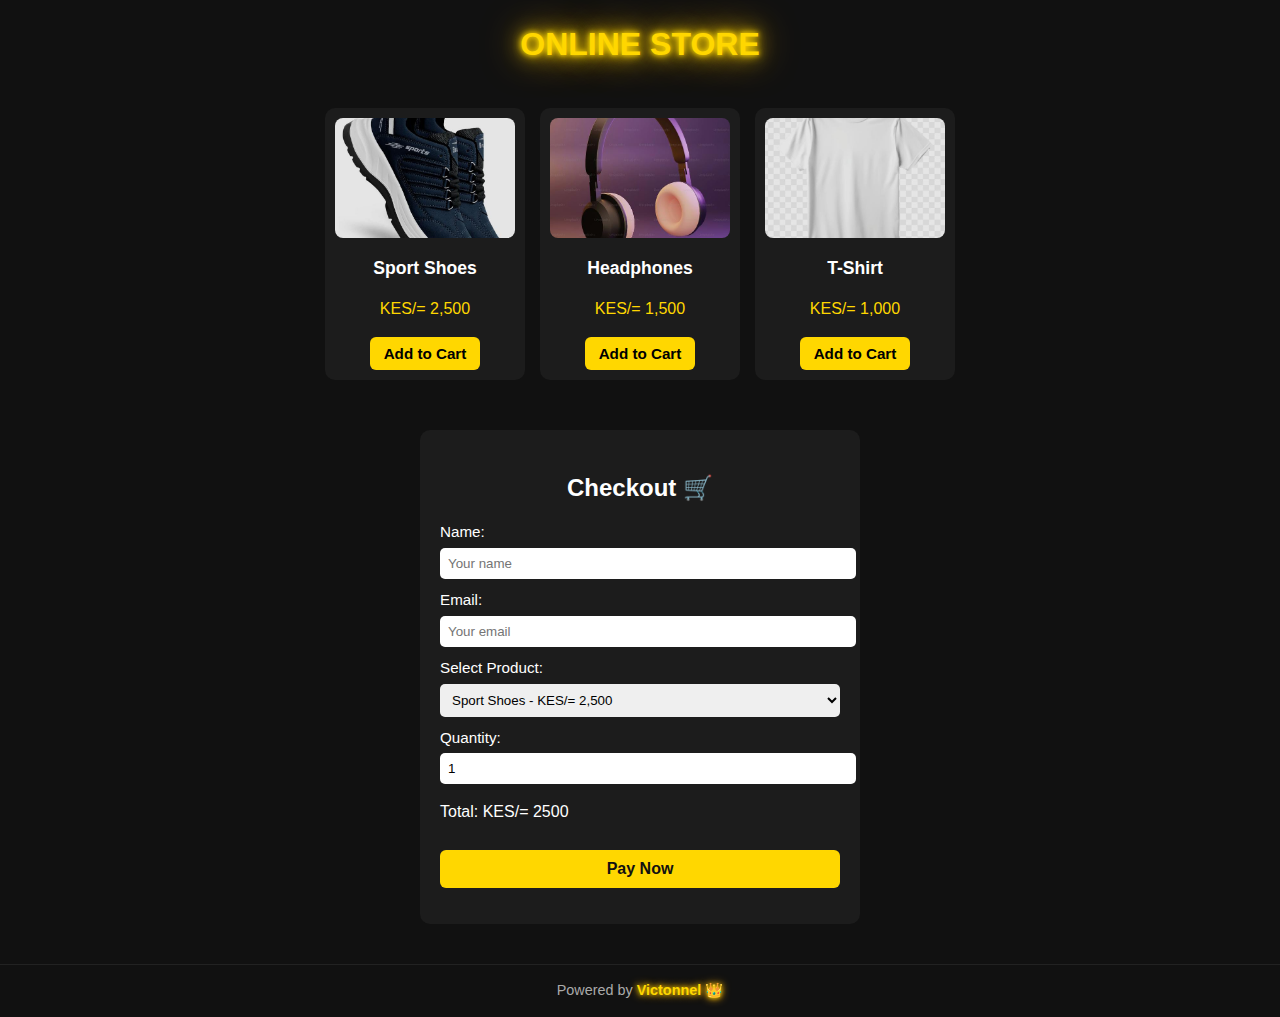
<file: index.html>
<!DOCTYPE html>
<html lang="en">
<head>
  <meta charset="UTF-8">
  <meta name="viewport" content="width=device-width, initial-scale=1.0">
  <title>Victonnel Store</title>

  <style>
    /* Chrome-like font */
    html { font-size: 16px; -webkit-text-size-adjust: 100%; }
    body {
      margin: 0;
      font-family: Arial, Helvetica, sans-serif;
      font-size: 1rem;
      line-height: 1.5;
      background: #111;
      color: #fff;
      text-align: center;
    }

    /* Glitching header with glow + flicker */
    #animated-head {
      font-size: 2rem;
      font-weight: bold;
      color: gold;
      position: relative;
      display: inline-block;
      margin: 20px 0;
      text-transform: uppercase;
      cursor: default;
      text-shadow: 0 0 5px gold, 0 0 10px gold, 0 0 20px gold, 0 0 40px orange;
      animation: flicker 1.5s infinite alternate;
    }
    #animated-head.glitch::before,
    #animated-head.glitch::after {
      content: attr(data-text);
      position: absolute;
      left: 0;
      top: 0;
      width: 100%;
      overflow: hidden;
      clip: rect(0, 9999px, 0, 0);
    }
    #animated-head.glitch::before { animation: glitchTop 2s infinite linear; color: #ff3; z-index:1; }
    #animated-head.glitch::after { animation: glitchBottom 2s infinite linear; color: #fff; z-index:1; }

    @keyframes glitchTop { 0%,19%,21%,23%,25%,54%,56%,100%{clip:rect(0,9999px,0,0);transform:translate(0);} 10%,22%,24%,55%{clip:rect(2px,9999px,12px,0);transform:translate(-2px,-2px);} }
    @keyframes glitchBottom { 0%,19%,21%,23%,25%,54%,56%,100%{clip:rect(0,9999px,0,0);transform:translate(0);} 10%,22%,24%,55%{clip:rect(6px,9999px,10px,0);transform:translate(1px,1px);} }
    @keyframes flicker { 0%,19%,21%,23%,25%,54%,56%,100%{opacity:1;} 20%,22%,24%,55%{opacity:0.6;} }

    /* Products section */
    .products {
      display: flex;
      flex-wrap: wrap;
      justify-content: center;
      gap: 15px;
      padding: 20px;
    }
    .card {
      background: #1c1c1c;
      width: 180px;
      border-radius: 10px;
      padding: 10px;
      text-align: center;
      transition: all 0.3s ease;
    }
    .card:hover {
      transform: scale(1.05);
      box-shadow: 0 0 15px gold, 0 0 30px orange;
    }
    .card img { width: 100%; height: 120px; object-fit: cover; border-radius: 8px; }
    .card h3 { font-size: 1.1rem; margin: 10px 0 5px; }
    .card p { font-size: 1rem; color: gold; }
    .card button {
      font-size: 0.95rem;
      padding: 8px 14px;
      border: none;
      border-radius: 6px;
      background: gold;
      font-weight: bold;
      cursor: pointer;
      transition: all 0.3s ease;
    }
    .card button:hover {
      background: orange;
      color: #111;
      box-shadow: 0 0 10px gold;
    }

    /* Checkout Section */
    .checkout {
      background: #1c1c1c;
      color: white;
      padding: 20px;
      max-width: 400px;
      margin: 30px auto;
      border-radius: 10px;
      text-align: left;
    }
    .checkout h2 { text-align: center; margin-bottom: 15px; }
    .checkout label { display: block; margin: 10px 0; font-size: 0.95rem; }
    .checkout input, .checkout select { width: 100%; padding: 8px; margin-top: 4px; border-radius: 5px; border: none; }
    .checkout button {
      width: 100%;
      padding: 10px;
      background: gold;
      border: none;
      border-radius: 6px;
      font-weight: bold;
      cursor: pointer;
      margin-top: 10px;
      color: #111;
      font-size: 1rem;
      transition: all 0.3s ease;
    }
    .checkout button:hover { background: orange; }

    /* Footer */
    footer {
      margin-top: 40px;
      padding: 15px;
      font-size: 0.9rem;
      color: #aaa;
      border-top: 1px solid #222;
    }
    footer strong {
      color: gold;
      text-shadow: 0 0 5px gold, 0 0 10px orange;
      animation: shine 2s infinite alternate;
    }
    @keyframes shine { 0%{text-shadow:0 0 5px gold,0 0 10px orange;} 50%{text-shadow:0 0 10px gold,0 0 20px orange;} 100%{text-shadow:0 0 5px gold,0 0 10px orange;} }

    /* Chat widget */
    #chat {
      position: fixed;
      bottom: 20px;
      right: 20px;
      width: 250px;
      background: #1c1c1c;
      color: white;
      border-radius: 10px;
      padding: 10px;
      font-family: Arial, sans-serif;
      z-index: 1000;
      animation: popIn 0.8s ease forwards;
      opacity: 0;
    }
    @keyframes popIn { 0%{transform:scale(0.5);opacity:0;} 100%{transform:scale(1);opacity:1;} }
    #messages { max-height: 150px; overflow-y: auto; margin-bottom: 5px; }
    #userInput { width: 70%; padding: 5px; border-radius: 5px; border: none; }
    #chat button { padding: 5px 8px; border: none; border-radius: 5px; background: gold; font-weight: bold; cursor: pointer; }
    .chat-footer { margin-top: 8px; font-size: 0.8rem; color: #aaa; text-align: center; }
    .chat-footer strong { color: gold; }
  </style>
</head>
<body>

<!-- Glitch Header -->
<h1 id="animated-head" class="glitch" data-text="Online Store">Online Store</h1>

<!-- Products Section -->
<div class="products">
  <div class="card">
    <img src="images/shoe.jpg" alt="Sport Shoes">
    <h3>Sport Shoes</h3>
    <p>KES/= 2,500</p>
    <button>Add to Cart</button>
  </div>
  <div class="card">
    <img src="images/headphones.jpg" alt="Headphones">
    <h3>Headphones</h3>
    <p>KES/= 1,500</p>
    <button>Add to Cart</button>
  </div>
  <div class="card">
    <img src="images/tshirt.jpg" alt="T-Shirt">
    <h3>T-Shirt</h3>
    <p>KES/= 1,000</p>
    <button>Add to Cart</button>
  </div>
</div>

<!-- Checkout Section -->
<div class="checkout">
  <h2>Checkout 🛒</h2>
  <form id="checkoutForm">
    <label>Name:<input type="text" id="name" placeholder="Your name" required></label>
    <label>Email:<input type="email" id="email" placeholder="Your email" required></label>
    <label>Select Product:
      <select id="productSelect" required>
        <option value="Sport Shoes">Sport Shoes - KES/= 2,500</option>
        <option value="Headphones">Headphones - KES/= 1,500</option>
        <option value="T-Shirt">T-Shirt - KES/= 1,000</option>
      </select>
    </label>
    <label>Quantity:<input type="number" id="quantity" value="1" min="1"></label>
    <p>Total: KES/= <span id="total">2500</span></p>
    <button type="submit">Pay Now</button>
  </form>
  <p id="checkoutMessage" style="color: gold; font-weight:bold;"></p>
</div>

<!-- Footer -->
<footer>
  Powered by <strong>Victonnel 👑</strong>
</footer>

<!-- Chat widget -->
<div id="chat">
  <div id="messages"></div>
  <input type="text" id="userInput" placeholder="Type a message..." />
  <button onclick="sendMessage()">Send</button>
  <div class="chat-footer">Powered by <strong>Victonnel 👑</strong></div>
</div>

<script>
/* Chat Bot */
const messages = document.getElementById("messages");
function sendMessage(){
  const input = document.getElementById("userInput");
  const text = input.value.trim();
  if(!text) return;
  addMessage("You: "+text);
  let response = "Sorry, I don't understand.";
  if(text.toLowerCase().includes("hello")) response="Hi there! Welcome to Victonnel Store! 👑";
  if(text.toLowerCase().includes("products")) response="We have shoes, t-shirts, and headphones!";
  if(text.toLowerCase().includes("price")) response="Prices start at KES/= 1,000. Check our product cards!";
  addMessage("Bot: "+response);
  input.value="";
}
function addMessage(msg){
  const div=document.createElement("div");
  div.textContent=msg;
  messages.appendChild(div);
  messages.scrollTop=messages.scrollHeight;
}

/* Checkout JS */
const productSelect=document.getElementById("productSelect");
const quantityInput=document.getElementById("quantity");
const totalDisplay=document.getElementById("total");
const productPrices={"Sport Shoes":2500,"Headphones":1500,"T-Shirt":1000};

function updateTotal(){
  const product=productSelect.value;
  const quantity=parseInt(quantityInput.value)||1;
  totalDisplay.textContent=productPrices[product]*quantity;
}
productSelect.addEventListener("change",updateTotal);
quantityInput.addEventListener("input",updateTotal);

const checkoutForm=document.getElementById("checkoutForm");
const checkoutMessage=document.getElementById("checkoutMessage");

checkoutForm.addEventListener("submit",function(e){
  e.preventDefault();
  const name=document.getElementById("name").value;
  const email=document.getElementById("email").value;
  const product=productSelect.value;
  const quantity=quantityInput.value;
  const total=totalDisplay.textContent;
  checkoutMessage.textContent=`Thank you ${name}! Your order of ${quantity} ${product}(s) for KES/= ${total} has been received. 👑`;
  checkoutForm.reset();
  updateTotal();
});

/* Glitch Header Text Swap */
const header=document.getElementById("animated-head");
const texts=["Online Store","Victonnel Store"];
let index=0;
setInterval(()=>{
  index=(index+1)%texts.length;
  header.setAttribute("data-text",texts[index]);
  header.textContent=texts[index];
},3000);
</script>

</body>
</html>
</file>
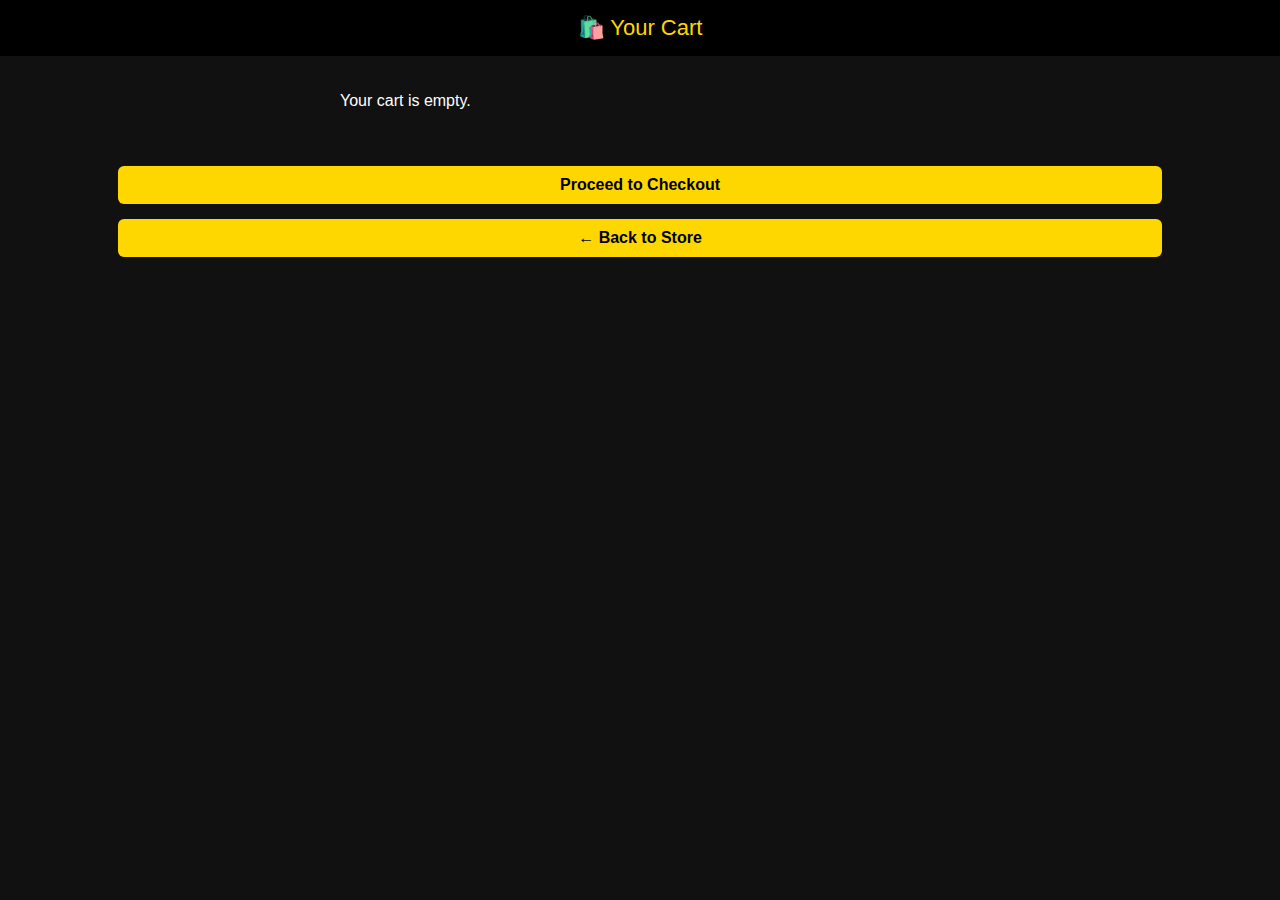
<file: cart.html>
<!DOCTYPE html>
<html lang="en">
<head>
  <meta charset="UTF-8">
  <title>Your Cart</title>
  <style>
    body {
      font-family: Arial, sans-serif;
      background: #111;
      color: #fff;
      margin: 0;
      padding: 0;
    }

    header {
      background: #000;
      color: gold;
      text-align: center;
      padding: 15px;
      font-size: 22px;
    }

    .container {
      padding: 20px;
      max-width: 600px;
      margin: auto;
    }

    .item {
      display: flex;
      justify-content: space-between;
      background: #1c1c1c;
      padding: 12px;
      margin-bottom: 10px;
      border-radius: 8px;
      align-items: center;
    }

    .item span {
      font-size: 16px;
    }

    .remove {
      background: red;
      color: white;
      border: none;
      padding: 6px 10px;
      border-radius: 5px;
      cursor: pointer;
    }

    .total {
      font-size: 20px;
      color: gold;
      margin-top: 20px;
      text-align: center;
    }

    a, button.checkout {
      display: block;
      margin: 15px auto;
      text-align: center;
      padding: 10px;
      background: gold;
      color: black;
      text-decoration: none;
      font-weight: bold;
      border-radius: 6px;
      width: 80%;
    }
  </style>
</head>
<body>

<header>
  🛍️ Your Cart
</header>

<div class="container" id="cartItems"></div>

<div class="total" id="totalPrice"></div>

<a href="checkout.html">Proceed to Checkout</a>
<a href="index.html">← Back to Store</a>

<script>
  let cart = JSON.parse(localStorage.getItem("cart")) || [];
  let cartItems = document.getElementById("cartItems");
  let totalPrice = document.getElementById("totalPrice");

  function displayCart() {
    cartItems.innerHTML = "";
    let total = 0;

    if (cart.length === 0) {
      cartItems.innerHTML = "<p>Your cart is empty.</p>";
      totalPrice.innerHTML = "";
      return;
    }

    cart.forEach((item, index) => {
      total += item.price;

      cartItems.innerHTML += `
        <div class="item">
          <span>${item.name} - $${item.price}</span>
          <button class="remove" onclick="removeItem(${index})">X</button>
        </div>
      `;
    });

    totalPrice.innerHTML = "Total: $" + total;
  }

  function removeItem(index) {
    cart.splice(index, 1);
    localStorage.setItem("cart", JSON.stringify(cart));
    displayCart();
  }

  displayCart();
</script>

</body>
</html>
</file>
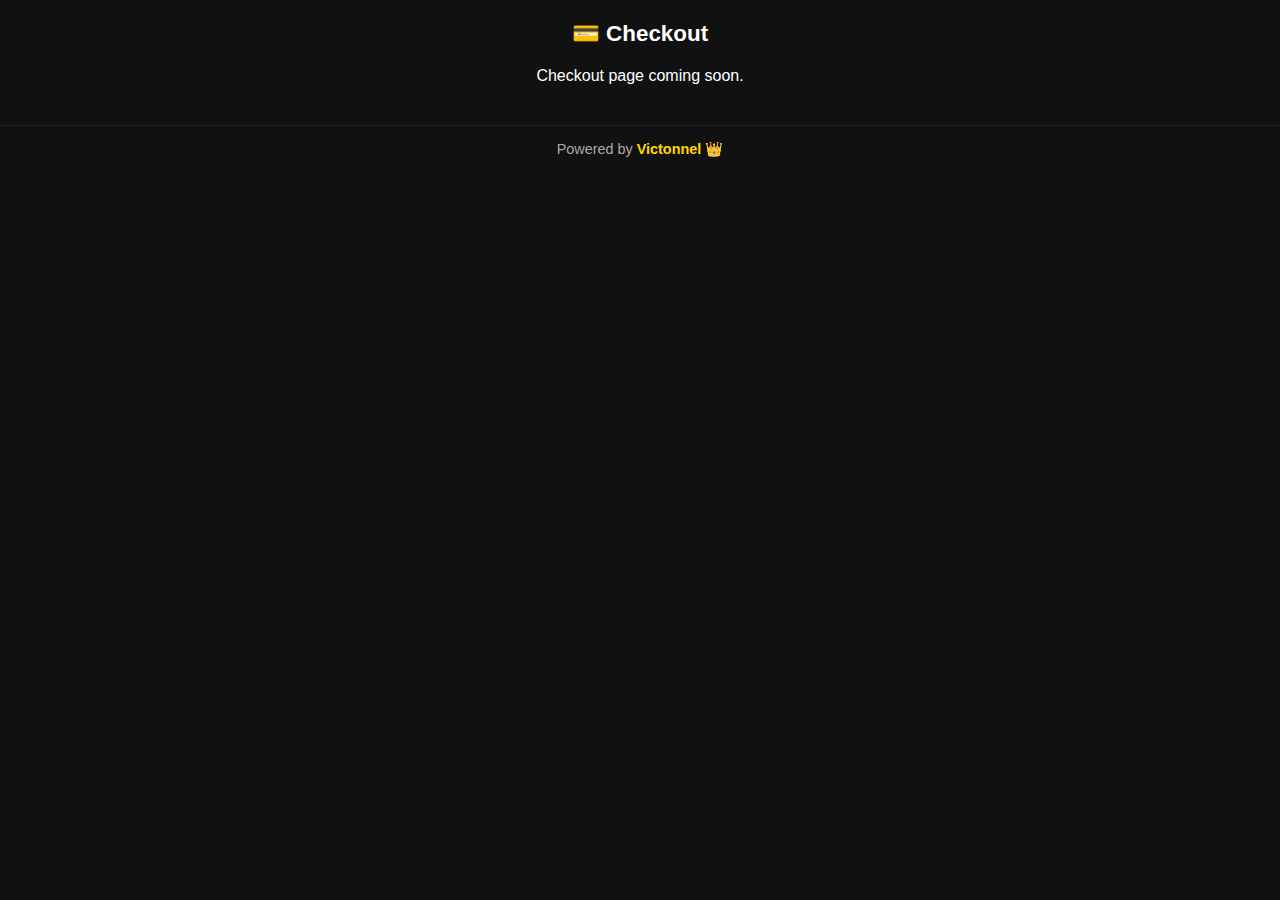
<file: checkout.html>
<!DOCTYPE html>
<html lang="en">
<head>
  <meta charset="UTF-8">
  <meta name="viewport" content="width=device-width, initial-scale=1.0">
  <title>Checkout</title>

  <style>
    html { font-size: 16px; -webkit-text-size-adjust: 100%; }
    body {
      margin: 0;
      font-family: Arial, Helvetica, sans-serif;
      background: #111;
      color: #fff;
      text-align: center;
    }

    h1 { font-size: 1.4rem; margin: 20px 0; }
    p { font-size: 1rem; }

    .footer {
      margin-top: 40px;
      padding: 15px;
      font-size: 0.9rem;
      color: #aaa;
      border-top: 1px solid #222;
    }

    .footer strong { color: gold; }
  </style>
</head>
<body>

<h1>💳 Checkout</h1>
<p>Checkout page coming soon.</p>

<footer class="footer">
  Powered by <strong>Victonnel 👑</strong>
</footer>

</body>
</html>
</file>
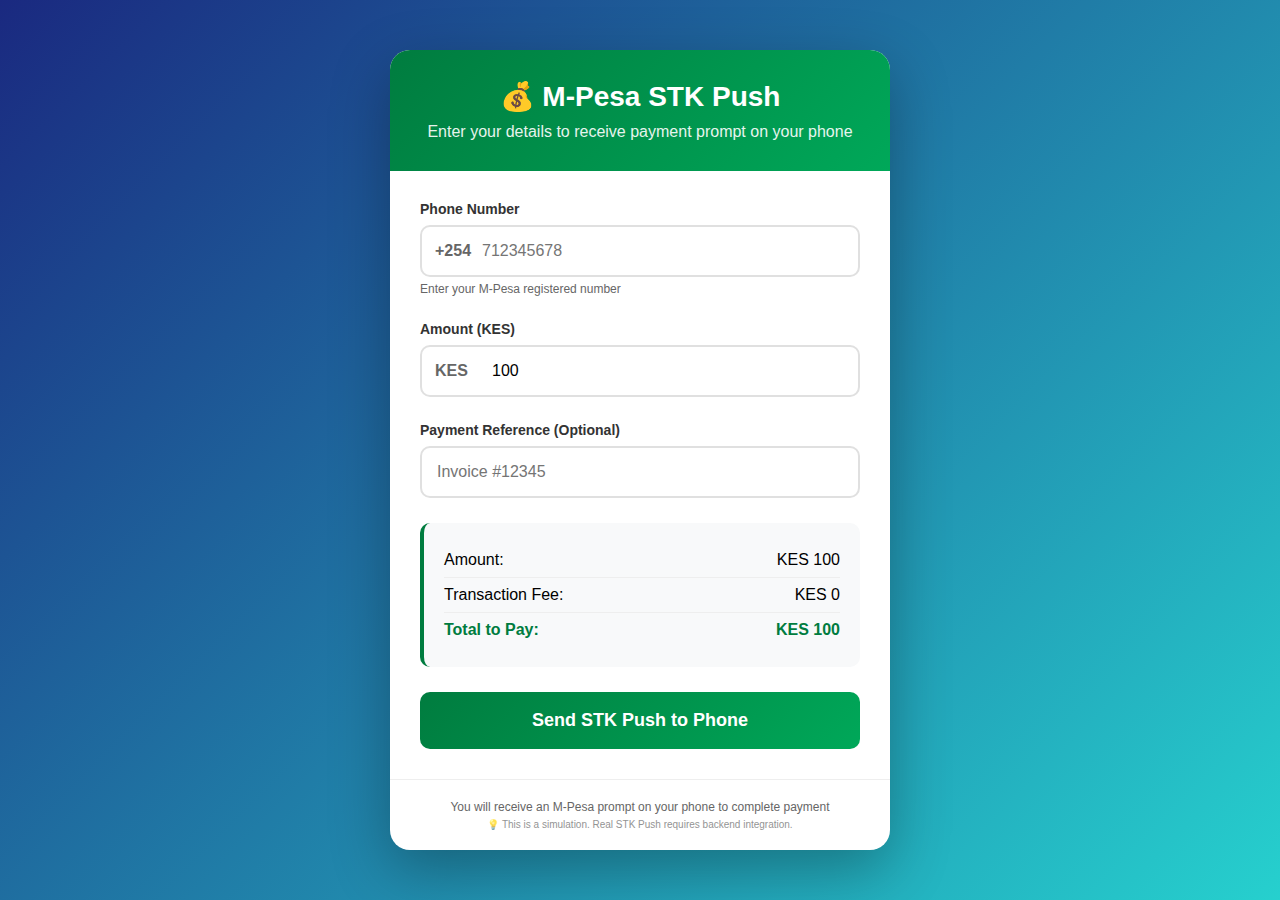
<file: payment.html>
<!DOCTYPE html>
<html lang="en">
<head>
    <meta charset="UTF-8">
    <meta name="viewport" content="width=device-width, initial-scale=1.0">
    <title>M-Pesa STK Push Payment</title>
    <style>
        * {
            margin: 0;
            padding: 0;
            box-sizing: border-box;
            font-family: -apple-system, BlinkMacSystemFont, 'Segoe UI', Roboto, sans-serif;
        }

        body {
            background: linear-gradient(135deg, #1a2980, #26d0ce);
            min-height: 100vh;
            display: flex;
            justify-content: center;
            align-items: center;
            padding: 20px;
        }

        .container {
            background: white;
            border-radius: 20px;
            box-shadow: 0 20px 60px rgba(0,0,0,0.3);
            width: 100%;
            max-width: 500px;
            overflow: hidden;
            position: relative;
        }

        .header {
            background: linear-gradient(135deg, #007C3F, #00A859);
            padding: 30px;
            text-align: center;
            color: white;
        }

        .header h1 {
            font-size: 28px;
            margin-bottom: 10px;
            display: flex;
            align-items: center;
            justify-content: center;
            gap: 10px;
        }

        .header h1 i {
            font-size: 32px;
        }

        .header p {
            opacity: 0.9;
            font-size: 16px;
        }

        .payment-form {
            padding: 30px;
        }

        .form-group {
            margin-bottom: 25px;
        }

        label {
            display: block;
            margin-bottom: 8px;
            color: #333;
            font-weight: 600;
            font-size: 14px;
        }

        input, select {
            width: 100%;
            padding: 15px;
            border: 2px solid #e0e0e0;
            border-radius: 10px;
            font-size: 16px;
            transition: all 0.3s;
        }

        input:focus, select:focus {
            outline: none;
            border-color: #007C3F;
            box-shadow: 0 0 0 3px rgba(0, 124, 63, 0.1);
        }

        .phone-input {
            position: relative;
        }

        .phone-prefix {
            position: absolute;
            left: 15px;
            top: 50%;
            transform: translateY(-50%);
            color: #666;
            font-weight: 600;
        }

        .phone-input input {
            padding-left: 60px;
        }

        .amount-input {
            position: relative;
        }

        .amount-prefix {
            position: absolute;
            left: 15px;
            top: 50%;
            transform: translateY(-50%);
            color: #666;
            font-weight: 600;
        }

        .amount-input input {
            padding-left: 70px;
        }

        .payment-details {
            background: #f8f9fa;
            padding: 20px;
            border-radius: 10px;
            margin: 25px 0;
            border-left: 4px solid #007C3F;
        }

        .detail-row {
            display: flex;
            justify-content: space-between;
            padding: 8px 0;
            border-bottom: 1px solid #eee;
        }

        .detail-row:last-child {
            border-bottom: none;
            font-weight: bold;
            color: #007C3F;
        }

        .submit-btn {
            width: 100%;
            padding: 18px;
            background: linear-gradient(135deg, #007C3F, #00A859);
            color: white;
            border: none;
            border-radius: 10px;
            font-size: 18px;
            font-weight: 600;
            cursor: pointer;
            transition: all 0.3s;
            display: flex;
            justify-content: center;
            align-items: center;
            gap: 10px;
        }

        .submit-btn:hover {
            transform: translateY(-2px);
            box-shadow: 0 10px 20px rgba(0, 124, 63, 0.2);
        }

        .submit-btn:disabled {
            opacity: 0.6;
            cursor: not-allowed;
            transform: none;
        }

        .spinner {
            display: none;
            width: 20px;
            height: 20px;
            border: 2px solid white;
            border-top-color: transparent;
            border-radius: 50%;
            animation: spin 1s linear infinite;
        }

        @keyframes spin {
            to { transform: rotate(360deg); }
        }

        .status-message {
            padding: 15px;
            border-radius: 10px;
            margin: 20px 0;
            text-align: center;
            font-size: 14px;
            display: none;
            animation: slideIn 0.3s ease;
        }

        @keyframes slideIn {
            from { opacity: 0; transform: translateY(-10px); }
            to { opacity: 1; transform: translateY(0); }
        }

        .status-message.success {
            background: #d4edda;
            color: #155724;
            border: 1px solid #c3e6cb;
            display: block;
        }

        .status-message.error {
            background: #f8d7da;
            color: #721c24;
            border: 1px solid #f5c6cb;
            display: block;
        }

        .status-message.info {
            background: #d1ecf1;
            color: #0c5460;
            border: 1px solid #bee5eb;
            display: block;
        }

        .loader-overlay {
            position: fixed;
            top: 0;
            left: 0;
            width: 100%;
            height: 100%;
            background: rgba(255, 255, 255, 0.95);
            display: none;
            justify-content: center;
            align-items: center;
            z-index: 1000;
            flex-direction: column;
        }

        .phone-simulation {
            width: 300px;
            height: 500px;
            background: #f0f0f0;
            border-radius: 40px;
            padding: 20px;
            box-shadow: 0 20px 40px rgba(0,0,0,0.2);
            border: 10px solid #333;
            position: relative;
            display: none;
            margin-bottom: 30px;
        }

        .phone-screen {
            width: 100%;
            height: 100%;
            background: white;
            border-radius: 20px;
            overflow: hidden;
            position: relative;
        }

        .stk-push {
            padding: 20px;
            text-align: center;
        }

        .stk-header {
            background: #007C3F;
            color: white;
            padding: 15px;
            font-weight: bold;
        }

        .stk-content {
            padding: 30px 20px;
        }

        .stk-amount {
            font-size: 32px;
            font-weight: bold;
            color: #007C3F;
            margin: 20px 0;
        }

        .stk-phone {
            color: #666;
            margin: 10px 0;
        }

        .stk-actions {
            display: flex;
            gap: 10px;
            margin-top: 30px;
        }

        .stk-btn {
            flex: 1;
            padding: 15px;
            border: none;
            border-radius: 10px;
            font-weight: bold;
            cursor: pointer;
            transition: all 0.3s;
        }

        .stk-btn.confirm {
            background: #007C3F;
            color: white;
        }

        .stk-btn.cancel {
            background: #dc3545;
            color: white;
        }

        .stk-btn:hover {
            opacity: 0.9;
            transform: translateY(-2px);
        }

        .pin-pad {
            display: grid;
            grid-template-columns: repeat(3, 1fr);
            gap: 10px;
            margin-top: 20px;
        }

        .pin-btn {
            padding: 15px;
            border: 1px solid #ddd;
            background: white;
            border-radius: 5px;
            font-size: 18px;
            font-weight: bold;
            cursor: pointer;
        }

        .pin-btn:hover {
            background: #f0f0f0;
        }

        .loader-text {
            margin-top: 20px;
            text-align: center;
            color: #333;
            font-size: 18px;
            font-weight: 600;
        }

        .loader-dots {
            display: flex;
            gap: 5px;
            margin-top: 10px;
        }

        .loader-dots span {
            width: 8px;
            height: 8px;
            background: #007C3F;
            border-radius: 50%;
            animation: bounce 1.4s infinite ease-in-out both;
        }

        .loader-dots span:nth-child(1) { animation-delay: -0.32s; }
        .loader-dots span:nth-child(2) { animation-delay: -0.16s; }

        @keyframes bounce {
            0%, 80%, 100% { transform: scale(0); }
            40% { transform: scale(1); }
        }

        .footer {
            text-align: center;
            padding: 20px;
            color: #666;
            font-size: 12px;
            border-top: 1px solid #eee;
        }

        .transaction-history {
            margin-top: 20px;
            background: #f8f9fa;
            padding: 15px;
            border-radius: 10px;
            display: none;
        }

        .transaction-history h3 {
            margin-bottom: 10px;
            color: #333;
        }

        .transaction-item {
            padding: 10px;
            border-bottom: 1px solid #eee;
            font-size: 14px;
        }

        @media (max-width: 480px) {
            .container {
                border-radius: 15px;
            }
            
            .payment-form {
                padding: 20px;
            }
            
            .phone-simulation {
                width: 280px;
                height: 460px;
            }
        }
    </style>
</head>
<body>
    <div class="container">
        <div class="header">
            <h1>💰 M-Pesa STK Push</h1>
            <p>Enter your details to receive payment prompt on your phone</p>
        </div>

        <form id="paymentForm" class="payment-form">
            <div class="form-group">
                <label for="phoneNumber">Phone Number</label>
                <div class="phone-input">
                    <span class="phone-prefix">+254</span>
                    <input 
                        type="tel" 
                        id="phoneNumber" 
                        placeholder="712345678" 
                        maxlength="9"
                        required
                        pattern="[0-9]{9}"
                        title="Enter 9 digits after 254"
                    >
                </div>
                <small style="color: #666; font-size: 12px; display: block; margin-top: 5px;">
                    Enter your M-Pesa registered number
                </small>
            </div>

            <div class="form-group">
                <label for="amount">Amount (KES)</label>
                <div class="amount-input">
                    <span class="amount-prefix">KES</span>
                    <input 
                        type="number" 
                        id="amount" 
                        value="100" 
                        min="1" 
                        max="150000"
                        required
                        step="1"
                    >
                </div>
            </div>

            <div class="form-group">
                <label for="reference">Payment Reference (Optional)</label>
                <input 
                    type="text" 
                    id="reference" 
                    placeholder="Invoice #12345"
                    maxlength="20"
                >
            </div>

            <div class="payment-details">
                <div class="detail-row">
                    <span>Amount:</span>
                    <span id="displayAmount">KES 100</span>
                </div>
                <div class="detail-row">
                    <span>Transaction Fee:</span>
                    <span id="displayFee">KES 0</span>
                </div>
                <div class="detail-row">
                    <span>Total to Pay:</span>
                    <span id="displayTotal">KES 100</span>
                </div>
            </div>

            <button type="submit" class="submit-btn" id="submitBtn">
                <span>Send STK Push to Phone</span>
                <div class="spinner" id="spinner"></div>
            </button>

            <div id="statusMessage" class="status-message"></div>

            <div class="transaction-history" id="transactionHistory">
                <h3>Recent Transactions</h3>
                <div id="transactionsList"></div>
            </div>
        </form>

        <div class="footer">
            <p>You will receive an M-Pesa prompt on your phone to complete payment</p>
            <p style="margin-top: 5px; font-size: 10px; opacity: 0.7;">
                💡 This is a simulation. Real STK Push requires backend integration.
            </p>
        </div>
    </div>

    <div class="loader-overlay" id="loaderOverlay">
        <div class="phone-simulation" id="phoneSimulation">
            <div class="phone-screen">
                <div class="stk-push">
                    <div class="stk-header">
                        SAFARICOM M-PESA
                    </div>
                    <div class="stk-content">
                        <div style="font-size: 14px; color: #666;">Pay to:</div>
                        <div style="font-weight: bold; margin: 5px 0;">MERCHANT NAME</div>
                        <div class="stk-amount" id="stkAmount">KES 100</div>
                        <div class="stk-phone" id="stkPhone">254712345678</div>
                        <div style="margin: 20px 0; color: #666;">
                            Enter your M-PESA PIN to confirm
                        </div>
                        
                        <div id="pinDisplay" style="letter-spacing: 10px; font-size: 24px; margin: 20px 0; min-height: 30px;">
                            ****
                        </div>
                        
                        <div class="pin-pad">
                            <button class="pin-btn" data-pin="1">1</button>
                            <button class="pin-btn" data-pin="2">2</button>
                            <button class="pin-btn" data-pin="3">3</button>
                            <button class="pin-btn" data-pin="4">4</button>
                            <button class="pin-btn" data-pin="5">5</button>
                            <button class="pin-btn" data-pin="6">6</button>
                            <button class="pin-btn" data-pin="7">7</button>
                            <button class="pin-btn" data-pin="8">8</button>
                            <button class="pin-btn" data-pin="9">9</button>
                            <button class="pin-btn" data-pin="0">0</button>
                            <button class="pin-btn" onclick="clearPin()">⌫</button>
                        </div>
                        
                        <div class="stk-actions">
                            <button class="stk-btn cancel" onclick="cancelPayment()">Cancel</button>
                            <button class="stk-btn confirm" onclick="confirmPayment()" id="confirmBtn" disabled>
                                Confirm
                            </button>
                        </div>
                    </div>
                </div>
            </div>
        </div>
        
        <div class="loader-text" id="loaderText">
            Sending STK Push to your phone...
        </div>
        <div class="loader-dots">
            <span></span>
            <span></span>
            <span></span>
        </div>
    </div>

    <script>
        // Initialize variables
        let currentPin = '';
        let currentTransaction = null;
        let transactions = JSON.parse(localStorage.getItem('mpesa_transactions') || '[]');

        // DOM Elements
        const form = document.getElementById('paymentForm');
        const submitBtn = document.getElementById('submitBtn');
        const spinner = document.getElementById('spinner');
        const loaderOverlay = document.getElementById('loaderOverlay');
        const phoneSimulation = document.getElementById('phoneSimulation');
        const statusMessage = document.getElementById('statusMessage');
        const transactionHistory = document.getElementById('transactionHistory');
        const transactionsList = document.getElementById('transactionsList');

        // Update amount display
        document.getElementById('amount').addEventListener('input', updateAmounts);
        document.getElementById('phoneNumber').addEventListener('input', formatPhone);

        function formatPhone() {
            const input = document.getElementById('phoneNumber');
            let value = input.value.replace(/\D/g, '');
            input.value = value.substring(0, 9);
        }

        function updateAmounts() {
            const amount = parseFloat(document.getElementById('amount').value) || 0;
            const fee = amount > 0 ? Math.max(1, Math.min(amount * 0.015, 25)) : 0; // 1.5% fee, max KES 25
            const total = amount + fee;
            
            document.getElementById('displayAmount').textContent = `KES ${amount.toLocaleString()}`;
            document.getElementById('displayFee').textContent = `KES ${fee.toFixed(2)}`;
            document.getElementById('displayTotal').textContent = `KES ${total.toLocaleString()}`;
        }

        // Form submission
        form.addEventListener('submit', async (e) => {
            e.preventDefault();
            
            const phone = document.getElementById('phoneNumber').value;
            const amount = document.getElementById('amount').value;
            const reference = document.getElementById('reference').value || `INV${Date.now()}`;
            
            // Validate
            if (!phone.match(/^[0-9]{9}$/)) {
                showMessage('Please enter a valid 9-digit phone number', 'error');
                return;
            }
            
            if (!amount || amount < 1 || amount > 150000) {
                showMessage('Amount must be between KES 1 and KES 150,000', 'error');
                return;
            }
            
            // Start payment process
            submitBtn.disabled = true;
            spinner.style.display = 'block';
            
            // Show loader
            loaderOverlay.style.display = 'flex';
            document.getElementById('loaderText').textContent = 'Sending STK Push to your phone...';
            
            // Simulate network delay
            setTimeout(() => {
                phoneSimulation.style.display = 'block';
                document.getElementById('loaderText').textContent = 'Check the simulated phone screen';
                
                // Update phone simulation with actual data
                document.getElementById('stkAmount').textContent = `KES ${parseFloat(amount).toLocaleString()}`;
                document.getElementById('stkPhone').textContent = `254${phone}`;
                
                // Store current transaction
                currentTransaction = {
                    id: 'TRX' + Date.now(),
                    phone: `254${phone}`,
                    amount: parseFloat(amount),
                    reference: reference,
                    timestamp: new Date().toISOString(),
                    status: 'pending'
                };
                
                submitBtn.disabled = false;
                spinner.style.display = 'none';
            }, 2000);
        });

        // PIN pad functionality
        document.querySelectorAll('.pin-btn[data-pin]').forEach(btn => {
            btn.addEventListener('click', (e) => {
                if (currentPin.length < 4) {
                    currentPin += e.target.dataset.pin;
                    updatePinDisplay();
                }
            });
        });

        function updat
</file>
